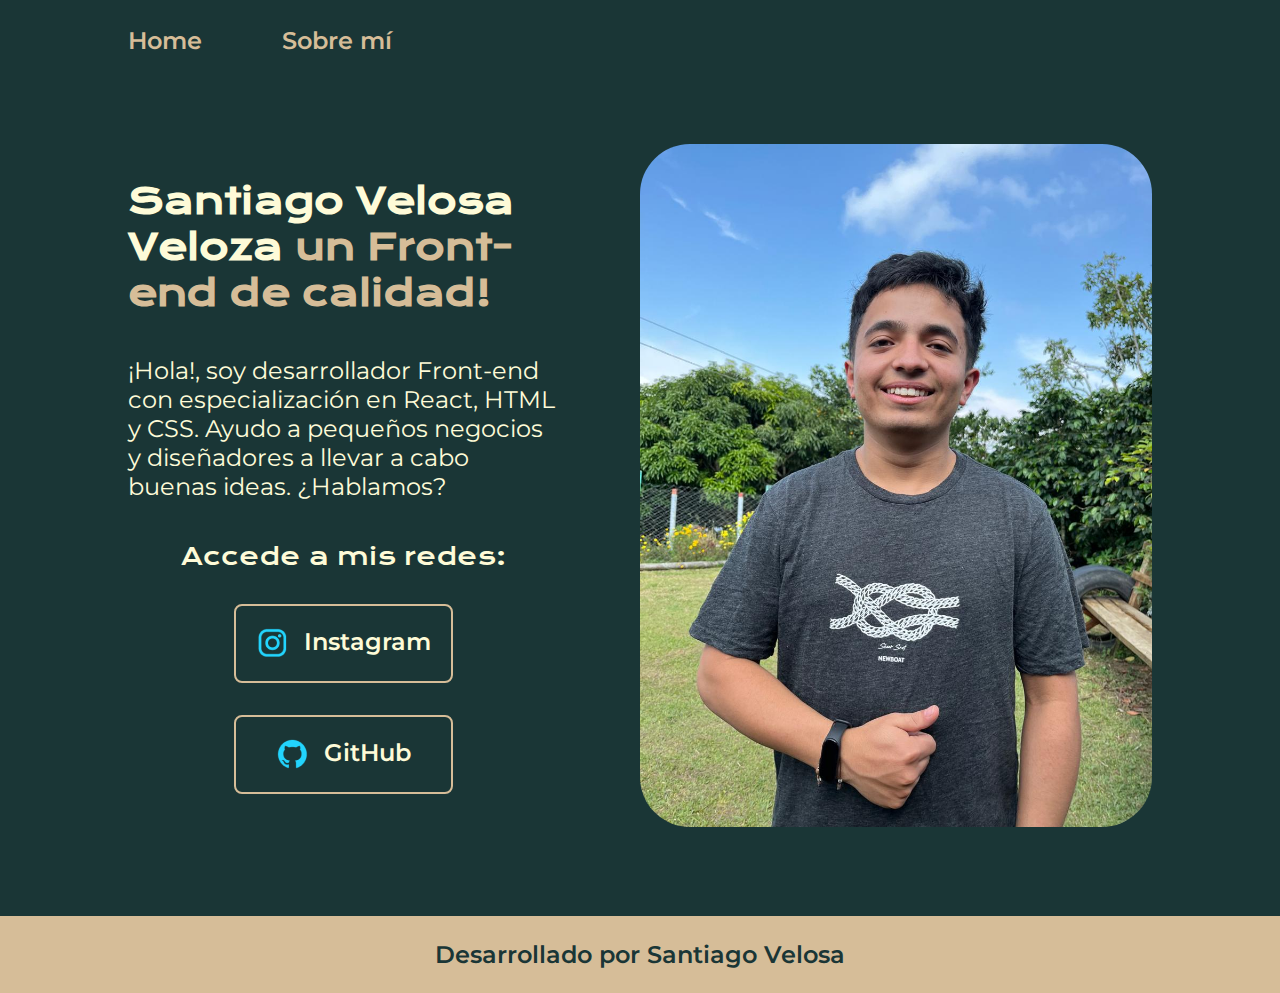
<file: index.html>
<!DOCTYPE html>
<html lang="es">
<head>
    <meta charset="UTF-8">
    <meta name="viewport" content="width=device-width, initial-scale=1.0">
    <title>Portafolio</title>
    <link rel="stylesheet" href="./css/style.css">
    <link rel="preconnect" href="https://fonts.googleapis.com">
    <link rel="preconnect" href="https://fonts.gstatic.com" crossorigin>
    <link href="https://fonts.googleapis.com/css2?family=Krona+One&display=swap" rel="stylesheet">
    <link href="https://fonts.googleapis.com/css2?family=Krona+One&family=Montserrat:ital,wght@0,100..900;1,100..900&display=swap" rel="stylesheet">
    <link href="https://fonts.googleapis.com/css2?family=Krona+One&display=swap" rel="stylesheet">
</head>
<body>
    <header class="header">
        <nav class="header__menu">
            <a class="header__menu__link" href="index.html">Home</a>
            <a class="header__menu__link" href="about.html">Sobre mí</a>
        </nav>
    </header>
    <main class="presentacion">
        <section class="presentacion__contenido">
            <h1 class="presentacion__contenido__titulo">Santiago Velosa Veloza <strong class="titulo-destaque"> un Front-end de calidad!</strong></h1>

            <p class="presentacion__contenido__parrafo">¡Hola!, soy desarrollador Front-end con especialización en React, HTML y CSS. Ayudo a pequeños negocios y diseñadores a llevar a cabo buenas ideas. ¿Hablamos?
            </p>

            <div class="presentacion__enlaces">
                <h2 class="presentacion__enlaces__subtitulo">Accede a mis redes:</h2>
                <a class="presentacion__enlaces__link" href="https://www.instagram.com/"> <img src="./assets/instagram.png" alt="icono de instagram"/>Instagram</a>
                <a class="presentacion__enlaces__link" href="https://github.com/"> <img src="assets/github.png" alt="icono de GitHub">GitHub</a>
            </div>
            
        </section>
        <img class="foto-perfil" src="yo.jpg" alt="Imagen de Ana Garcia trabajando">
        
    </main>
    <footer class="footer">
        <p>Desarrollado por Santiago Velosa</p>
    </footer>
</body>
</html>
</file>
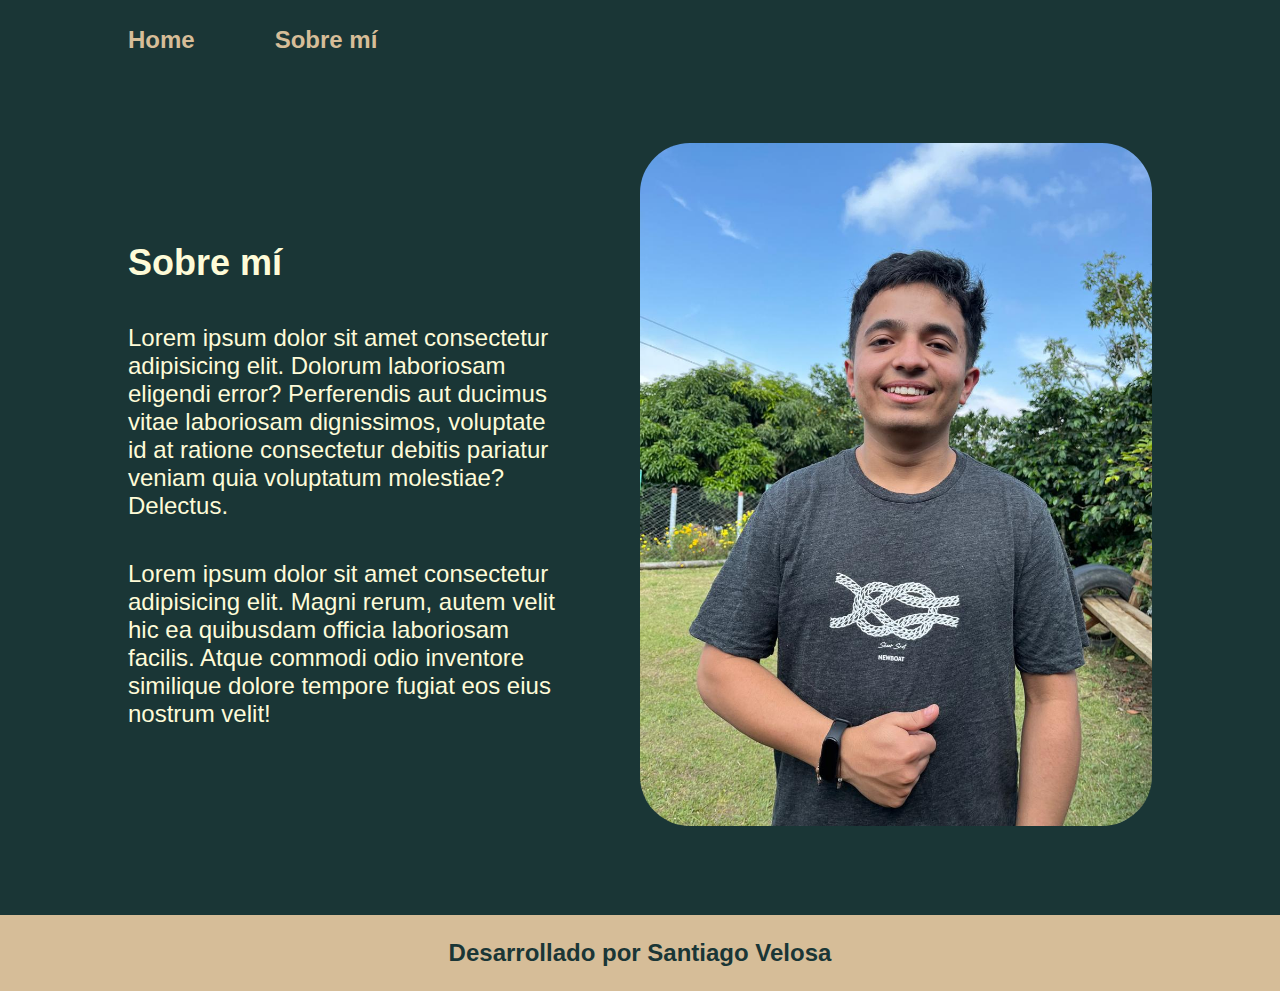
<file: about.html>
<!DOCTYPE html>
<html lang="es">
<head>
    <meta charset="UTF-8">
    <meta name="viewport" content="width=device-width, initial-scale=1.0">
    <title>Document</title>
    <link rel="stylesheet" href="./css/style.css">
</head>
<body>
    <header class="header">
        <nav class="header__menu">
            <a class="header__menu__link" href="index.html">Home</a>
            <a class="header__menu__link" href="about.html">Sobre mí</a>
        </nav>
    </header>

    <main class="presentacion">
        <section class="presentacion__contenido">
            <h1 class="presentacion__contenido__titulo">Sobre mí</h1>
            <p class="presentacion__contenido__parrafo">Lorem ipsum dolor sit amet consectetur adipisicing elit. Dolorum laboriosam eligendi error? Perferendis aut ducimus vitae laboriosam dignissimos, voluptate id at ratione consectetur debitis pariatur veniam quia voluptatum molestiae? Delectus.</p>
            <p class="presentacion__contenido__parrafo">Lorem ipsum dolor sit amet consectetur adipisicing elit. Magni rerum, autem velit hic ea quibusdam officia laboriosam facilis. Atque commodi odio inventore similique dolore tempore fugiat eos eius nostrum velit!</p>
        </section>
        <img class="foto-perfil" src="yo.jpg" alt="Imagen de Ana Garcia trabajando">
    </main>
        
    <footer class="footer">
        <p>Desarrollado por Santiago Velosa</p>
    </footer>
</body>
</html>
</file>
<file: css/style.css>
:root {
    --color-primario: #1A3636;
    --color-secundario: #FEFBD8;
    --color-terciario: #D6BD98;
    --color-hover: #272727;

    --fuente-montserrat: "Montserrat", sans-serif;
    --fuente-krona: "Krona One", sans-serif;
}

* {
    padding: 0;
    margin: 0;
}

body {
    background-color: var(--color-primario);
    color: var(--color-secundario);
    box-sizing: border-box;
}

.header {
    padding: 2% 0% 0% 10%;
}

.header__menu {
    display: flex;
    gap: 80px;
}

.header__menu__link {
    font-family: var(--fuente-montserrat);
    font-size: 1.5rem;
    font-weight: 600;
    color: var(--color-terciario);
    text-decoration: none;
}

.presentacion__contenido__titulo {
    color: var(--color-secundario);
    font-family: var(--fuente-krona);
    font-size: 2.25rem;
}

.presentacion__contenido__parrafo {
    color: var(--color-secundario);
    font-family: var(--fuente-montserrat);
    font-size: 1.5rem;
}

.presentacion {
    display: flex;
    align-items: center;
    padding: 7% 10%;
    justify-content: space-between;
    gap: 82px;
}

.presentacion__contenido {
    width: 50%;
    display: flex;
    flex-direction: column;
    gap: 40px;
}

.titulo-destaque {
    color: var(--color-terciario);
}

.presentacion__enlaces {
    display: flex;
    justify-content: space-between;
    flex-direction: column;
    align-items: center;
    gap: 32px;
}

.presentacion__enlaces__subtitulo {
    font-family: var(--fuente-krona);
    font-size: 1.5rem;
    font-weight: 400;
}

.presentacion__enlaces__link {
    width: 378px;
    text-align: center;
    padding: 21.5px 0;
    border-radius: 8px;
    font-family: var(--fuente-montserrat);
    width: 50%;
    font-size: 1.5rem;
    font-weight: 600;
    text-decoration: none;
    color: var(--color-secundario);
    border: 2px solid var(--color-terciario);
    display: flex;
    justify-content: center;
    gap: 15px;
}

.presentacion__enlaces__link:hover {
    background-color: var(--color-hover);
}

.foto-perfil {
    width: 50%;
    border-radius: 50px;
}

/* Footer */

.footer {
    background-color: var(--color-terciario);
    padding: 1.5rem;
    color: var(--color-primario);
    font-family: var(--fuente-montserrat);
    font-size: 1.5rem;
    font-weight: 600;
    text-align: center;
}

/* Responsive */
@media (max-width: 1200px) {
    .header {
        padding: 10%;
    }

    .header__menu {
        justify-content: center;
    }

    .presentacion {
        flex-direction: column-reverse;
        padding: 5%;
    }

    .presentacion__contenido {
        width: auto;
    }
}
</file>
